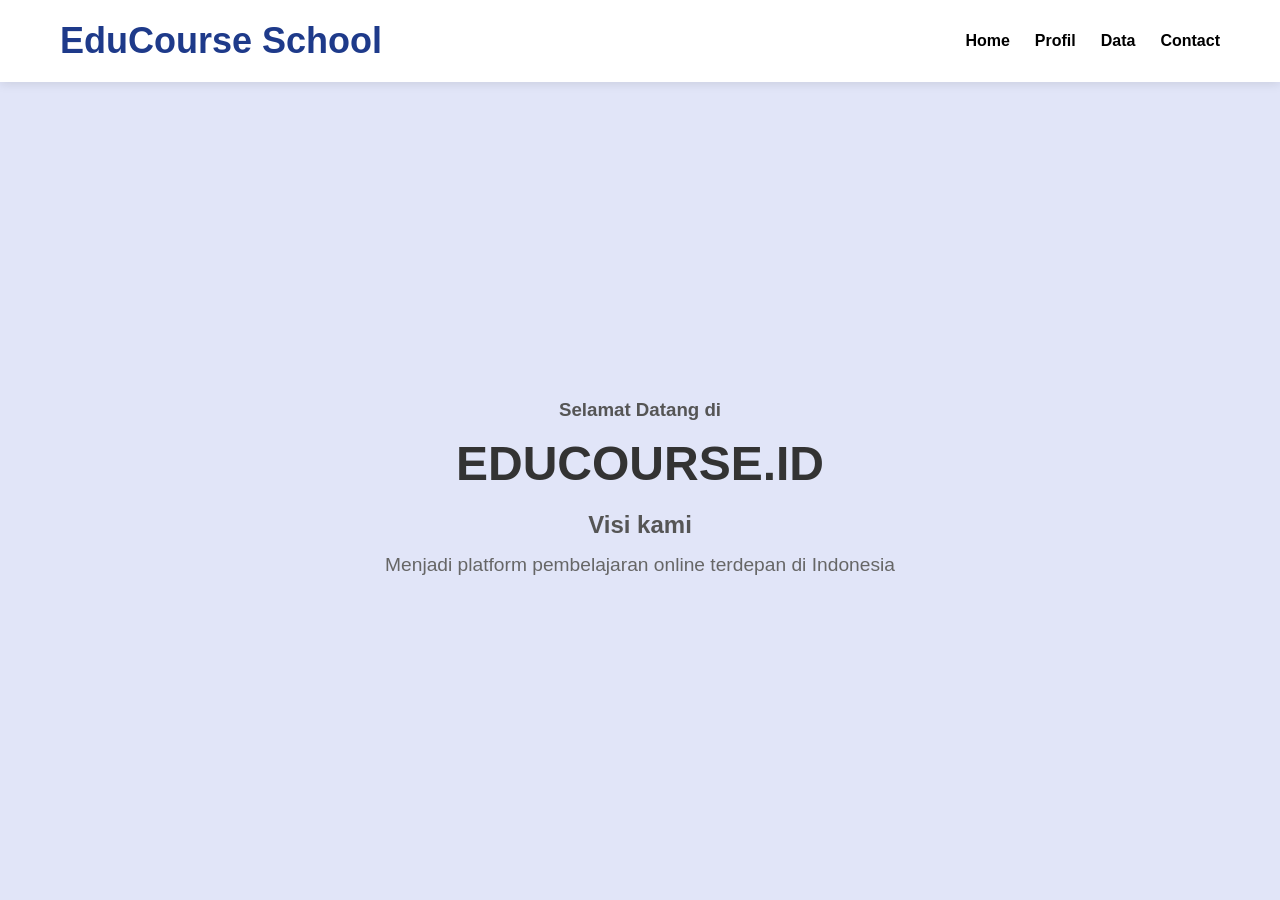
<file: index.html>
<!DOCTYPE html>
<html lang="en">
<head>
    <meta charset="UTF-8">
    <meta name="viewport" content="width=device-width, initial-scale=1.0">
    <title>Educourse</title>
    <link rel="stylesheet" href="style.css">
</head>
<body>
<header>
    <nav>
        <div class="logo">
            <h2>EduCourse School</h2>
        </div>

        <div class="nav-link">
            <a href="index.html">Home</a>

            <div class="dropdown">
                <a href="#" class="dropdown-btn">Profil</a>

                <div class="dropdown-content">
                    <a href="profil.html">Vision & Mission</a>
                </div>
            </div>

            <div class="dropdown">
                <a href="#" class="dropdown-btn">Data</a>

                <div class="dropdown-content">
                    <a href="fasilitas.html">School Facilities</a>
                    <a href="guru.html">Teachers</a>
                </div>
            </div>

            <a href="contact.html">Contact</a>
        </div>
    </nav>
</header>
    <section class="hero" id="home">
        <h3>Selamat Datang di</h3>
        <h1>EDUCOURSE.ID</h1>
        <h2><strong>Visi kami</strong></h2>
        <p>Menjadi platform pembelajaran online terdepan di Indonesia</p>
    </section>
</body>
</html>
</file>
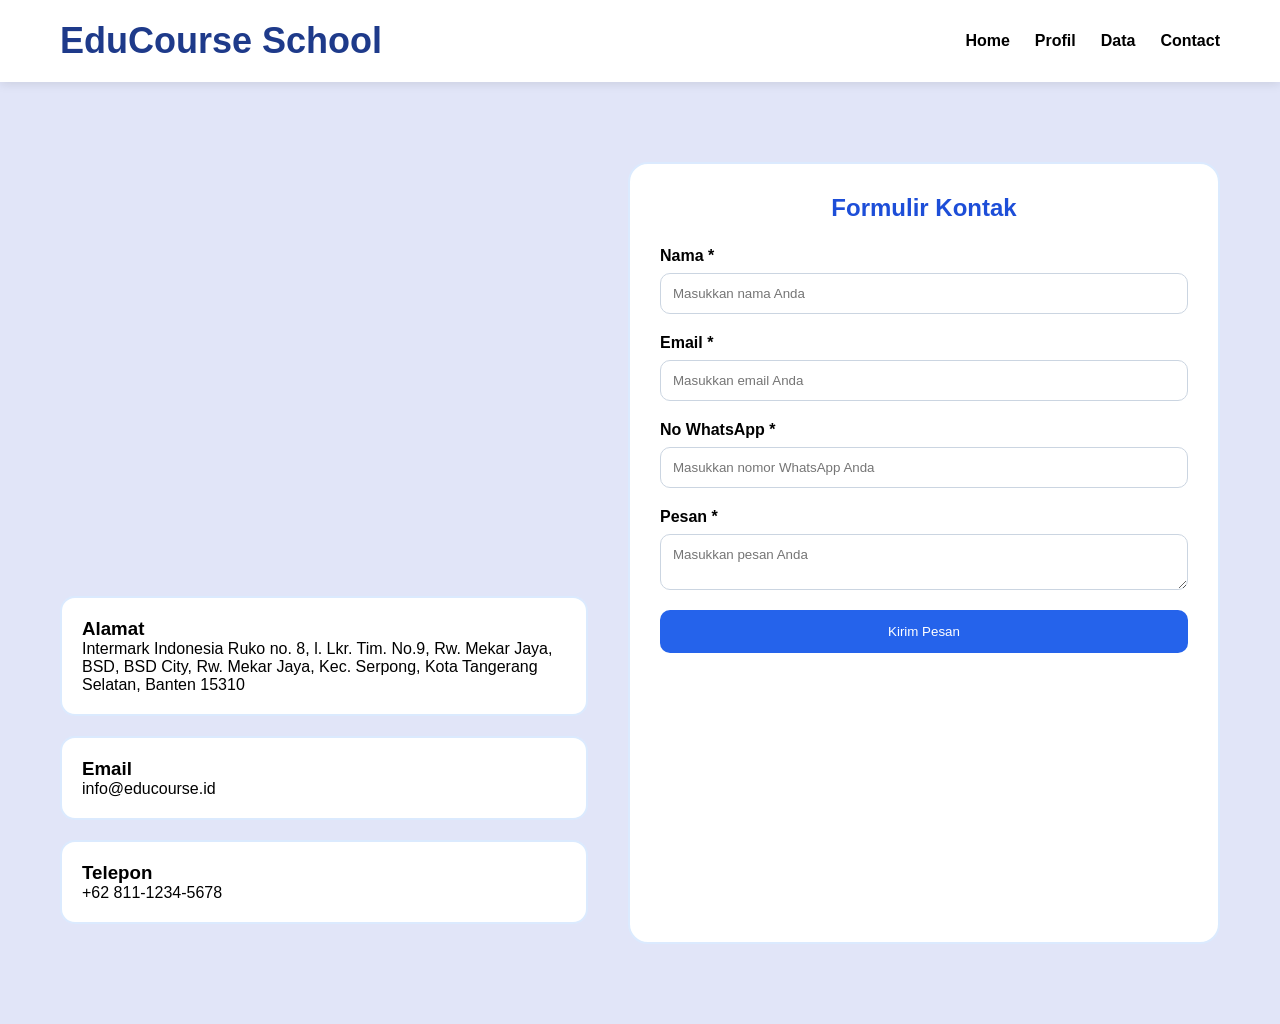
<file: kontak.html>
<!DOCTYPE html>
<html lang="en">
<head>
    <meta charset="UTF-8">
    <meta name="viewport" content="width=device-width, initial-scale=1.0">
    <title>Educourse</title>
    <link rel="stylesheet" href="style.css">
</head>
<body>
   <header>
        <nav>
            <div class="logo">
                <h2>EduCourse School</h2>
            </div>

            <div class="nav-link">
                <a href="index.html">Home</a>

                <div class="dropdown">
                    <a href="#" class="dropdown-btn">Profil</a>

                    <div class="dropdown-content">
                        <a href="profil.html">Vision & Mission</a>
                    </div>
                </div>

                <div class="dropdown">
                    <a href="#" class="dropdown-btn">Data</a>

                    <div class="dropdown-content">
                        <a href="fasilitas.html">School Facilities</a>
                        <a href="guru.html">Teachers</a>
                    </div>
                </div>

                <a href="contact.html">Contact</a>
            </div>
        </nav>
    </header>

    <section class="contact">
        <div class="contact-info">
            <iframe src="https://www.google.com/maps/embed?pb=!1m18!1m12!1m3!1d15862.580827987795!2d106.6712915897369!3d-6.310254569757316!2m3!1f0!2f0!3f0!3m2!1i1024!2i768!4f13.1!3m3!1m2!1s0x2e69e55e09af6f51%3A0x15d32286238d7a9c!2sEducourse.id%20(%40ngopipintarcafe%20%26%20eduspace)!5e0!3m2!1sid!2sid!4v1779682233413!5m2!1sid!2sid" width="600" height="450" style="border:0;" allowfullscreen="" loading="lazy" referrerpolicy="no-referrer-when-downgrade"></iframe>
        
            <div class="info-box">
                <h3>Alamat</h3>
                <p>Intermark Indonesia Ruko no. 8, l. Lkr. Tim. No.9, Rw. Mekar Jaya, BSD, BSD City, Rw. Mekar Jaya, Kec. Serpong, Kota Tangerang Selatan, Banten 15310</p>
            </div>
            <div class="info-box">
                <h3>Email</h3>
                <p>info@educourse.id</p>
            </div>
            <div class="info-box">
                <h3>Telepon</h3>
                <p>+62 811-1234-5678</p>
            </div>
        </div>
        <div class="contact-form">
            <h2>Formulir Kontak</h2>
            <form>
                <label>Nama *</label>
                <input type="text" placeholder="Masukkan nama Anda" required>
                <label>Email *</label>
                <input type="email" placeholder="Masukkan email Anda" required>
                <label>No WhatsApp *</label>
                <input type="text" placeholder="Masukkan nomor WhatsApp Anda" required>
                <label>Pesan *</label>
                <textarea placeholder="Masukkan pesan Anda" required></textarea>
                <button type="submit">Kirim Pesan</button>
            </form>
        </div>
    </section>
</body>
</html>
</file>
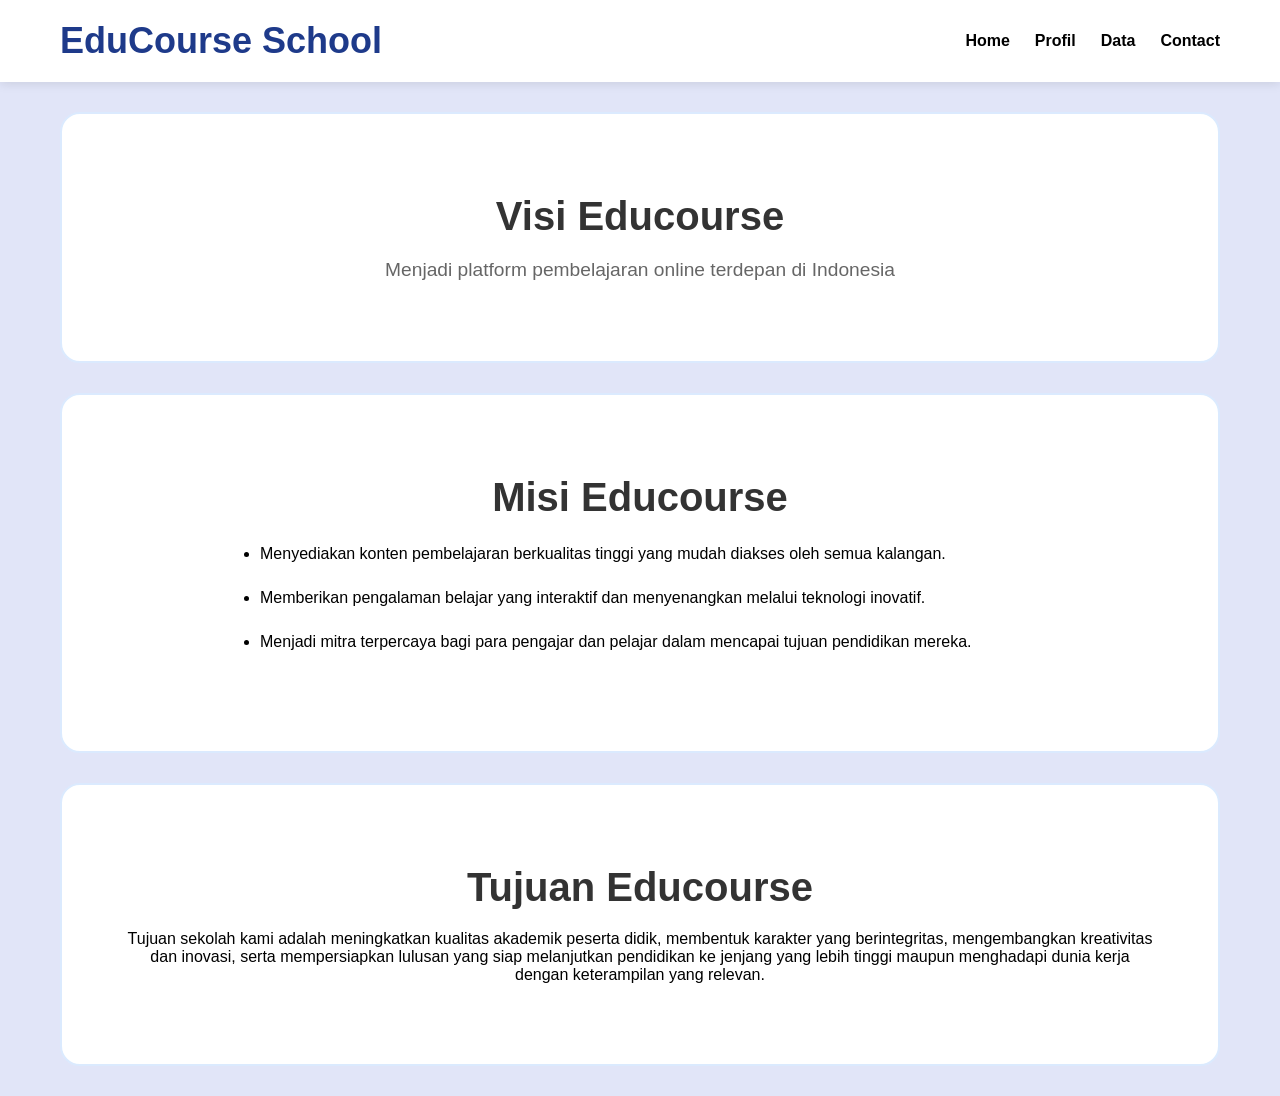
<file: profil.html>
<!DOCTYPE html>
<html lang="en">
<head>
    <meta charset="UTF-8">
    <meta name="viewport" content="width=device-width, initial-scale=1.0">
    <title>Educourse</title>
    <link rel="stylesheet" href="style.css">
</head>
<body>
    <header>
        <nav>
            <div class="logo">
                <h2>EduCourse School</h2>
            </div>

            <div class="nav-link">
                <a href="index.html">Home</a>

                <div class="dropdown">
                    <a href="#" class="dropdown-btn">Profil</a>

                    <div class="dropdown-content">
                        <a href="profil.html">Vision & Mission</a>
                    </div>
                </div>

                <div class="dropdown">
                    <a href="#" class="dropdown-btn">Data</a>

                    <div class="dropdown-content">
                        <a href="fasilitas.html">School Facilities</a>
                        <a href="guru.html">Teachers</a>
                    </div>
                </div>

                <a href="contact.html">Contact</a>
            </div>
        </nav>
    </header>
    
    <section class="visi">
        <h2>Visi Educourse</h2>
        <p>Menjadi platform pembelajaran online terdepan di Indonesia</p>
    </section>
    
    <section class="misi">
        <h2>Misi Educourse</h2>
        <ul>
            <li>Menyediakan konten pembelajaran berkualitas tinggi yang mudah diakses oleh semua kalangan.</li>
            <li>Memberikan pengalaman belajar yang interaktif dan menyenangkan melalui teknologi inovatif.</li>
            <li>Menjadi mitra terpercaya bagi para pengajar dan pelajar dalam mencapai tujuan pendidikan mereka.</li>
        </ul>
    </section>

    <section class="tujuan">
        <h2>Tujuan Educourse</h2>
        <p>
            Tujuan sekolah kami adalah meningkatkan kualitas akademik peserta didik, 
            membentuk karakter yang berintegritas, mengembangkan kreativitas dan inovasi, 
            serta mempersiapkan lulusan yang siap melanjutkan pendidikan ke jenjang yang 
            lebih tinggi maupun menghadapi dunia kerja dengan keterampilan yang relevan.
        </p>
    </section>
</body>
</html>
</file>
<file: style.css>
*{
    margin: 0;
    padding: 0;
    box-sizing: border-box;
    font-family: Arial, Helvetica, sans-serif;
}
body{
    background: rgb(225, 229, 248);
}
/* =========================
   HEADER
========================= */
header{
    background: white;
    padding: 20px 60px;
    box-shadow: 0 2px 10px rgba(0,0,0,0.1);
    position: sticky;
    top: 0;
    z-index: 1000;
}

nav{
    display: flex;
    justify-content: space-between;
    align-items: center;
}

/* =========================
   LOGO
========================= */
.logo{
    font-size: 24px;
    font-weight: bold;
    color: #1e3a8a;
}

/* =========================
   NAVIGATION
========================= */
.nav-link{
    display: flex;
    align-items: center;
    gap: 25px;
}

.nav-link a{
    text-decoration: none;
    color: black;
    font-weight: bold;
    transition: 0.3s;
}

.nav-link a:hover{
    color: #4f7cff;
}

/* =========================
   DROPDOWN
========================= */
.dropdown{
    position: relative;
    display: flex;
    align-items: center;
}

.dropdown > a{
    text-decoration: none;
    color: black;
    font-weight: bold;
    transition: 0.3s;
}

.dropdown > a:hover{
    color: #4f7cff;
}

.dropdown-content{
    position: absolute;
    top: 100%;
    left: 0;
    min-width: 220px;
    background: white;
    border-radius: 12px;
    box-shadow: 0 10px 25px rgba(0,0,0,0.12);

    opacity: 0;
    visibility: hidden;
    transform: translateY(10px);

    transition: all 0.3s ease;
    z-index: 1000;
}

.dropdown-content a{
    display: block;
    padding: 12px 18px;
    margin: 0;
    color: #333;
    font-weight: 500;
    text-decoration: none;
}

.dropdown-content a:hover{
    background: #f5f8ff;
    color: #4f7cff;
}

/* Tampilkan dropdown saat hover */
.dropdown:hover .dropdown-content{
    opacity: 1;
    visibility: visible;
    transform: translateY(0);
}

/* =========================
   RESPONSIVE
========================= */
@media (max-width: 768px){

    header{
        padding: 20px;
    }

    nav{
        flex-direction: column;
        gap: 15px;
    }

    .nav-link{
        flex-wrap: wrap;
        justify-content: center;
        gap: 15px;
    }

    .dropdown-content{
        left: 50%;
        transform: translateX(-50%);
    }

    .dropdown:hover .dropdown-content{
        transform: translateX(-50%);
    }
}
.hero{
    min-height: 90vh;
    display: flex;
    flex-direction: column;
    justify-content: center;
    align-items: center;
    text-align: center;
    padding: 20px;
}
.hero h1{
    font-size: 3em;
    margin-bottom: 20px;
    color: #333;
}
.hero h2{
    margin-bottom: 15px;
    color: #555;
}
.hero h3{
    margin-bottom: 15px;
    color: #555;
}
.hero p{
    font-size: 1.2em;
    color: #666;
    max-width: 600px;
}
.visi{
    padding: 80px 60px;
    background: white;
    text-align: center;
    border: 2px solid #dbeafe;
    border-radius: 20px;
    margin: 30px 60px;
    transition: 0.3s;
}
.visi:hover{
    transform: scale(1.02);
    box-shadow: 0 10px 25px rgba(0, 0, 0, 0.1);
}
.visi h2{
    font-size: 2.5em;
    margin-bottom: 20px;
    color: #333;
}
.visi p{
    font-size: 1.2em;
    color: #666;
    max-width: 600px;
    margin: auto;
}
.misi{
    padding: 80px 60px;
    background: white;
    text-align: center;
    border: 2px solid #dbeafe;
    border-radius: 20px;
    margin: 30px 60px;
    transition: 0.3s;
}
.misi:hover{
    transform: scale(1.02);
    box-shadow: 0 10px 25px rgba(0, 0, 0, 0.1);
}
.misi h2{
    font-size: 2.5em;
    margin-bottom: 20px;
    color: #333;
}
.misi ul{
    max-width: 800px;
    margin: auto;
    padding-left: 20px;
    text-align: left;
}
.misi li{
    margin-bottom: 15px;
    line-height: 1.8;
}
.tujuan{
    padding: 80px 60px;
    background: white;
    text-align: center;
    border: 2px solid #dbeafe;
    border-radius: 20px;
    margin: 30px 60px;
    transition: 0.3s;  
}
.tujuan:hover{
    transform: scale(1.02);
    box-shadow: 0 10px 25px rgba(0, 0, 0, 0.1);
}
.tujuan h2{
    font-size: 2.5em;
    margin-bottom: 20px;
    color: #333;
}
tujuan p{
    max-width: 800px;
    margin: auto;
    font-size: 1.2em;
    color: #666;
    line-height: 1.6;
    text-align: justify;
}
.contact-hero{
    min-height: 40vh;
    background: linear-gradient(to right, #dbeafe, #eff6ff);
    display: flex;
    flex-direction: column;
    justify-content: center;
    align-items: center;
    text-align: center;
    padding: 20px;
}

.contact-hero h1{
    font-size: 3rem;
    color: #1d4ed8;
    margin-bottom: 15px;
}

.contact-hero p{
    color: #4b5563;
    font-size: 1.1rem;
}

.contact{
    padding: 80px 60px;
    display: flex;
    gap: 40px;
}

.contact-info{
    flex: 1;
}

.contact-info iframe{
    width: 100%;
    height: 400px;
    border: none;
    border-radius: 20px;
    margin-bottom: 30px;
}

.info-box{
    background: white;
    padding: 20px;
    border: 2px solid #dbeafe;
    border-radius: 15px;
    margin-bottom: 20px;
    transition: 0.3s;
}

.info-box:hover{
    transform: scale(1.02);
}

.contact-form{
    flex: 1;
    background: white;
    padding: 30px;
    border: 2px solid #dbeafe;
    border-radius: 20px;
}

.contact-form h2{
    text-align: center;
    color: #1d4ed8;
    margin-bottom: 25px;
}

.contact-form form{
    display: flex;
    flex-direction: column;
}

.contact-form label{
    margin-bottom: 8px;
    font-weight: bold;
}

.contact-form input,
.contact-form textarea{
    padding: 12px;
    margin-bottom: 20px;
    border: 1px solid #cbd5e1;
    border-radius: 10px;
}

.contact-form button{
    background: #2563eb;
    color: white;
    border: none;
    padding: 14px;
    border-radius: 10px;
    cursor: pointer;
}
/* =========================
        HERO
========================= */
.facilities-hero{
    height: 60vh;
    display: flex;
    justify-content: center;
    align-items: center;
    text-align: center;
    background: linear-gradient(
        rgba(30,58,138,0.7),
        rgba(30,58,138,0.7)
    ),
    url("https://images.unsplash.com/photo-1509062522246-3755977927d7?q=80&w=1600");
    background-size: cover;
    background-position: center;
    color: white;
}

.facilities-hero h1{
    font-size: 4rem;
    margin-bottom: 15px;
}

.facilities-hero p{
    font-size: 1.2rem;
    max-width: 700px;
    margin: auto;
}

/* =========================
       STATS
========================= */
.stats{
    padding: 80px 60px;
    background: #f8faff;
}

.stats-grid{
    display: grid;
    grid-template-columns: repeat(auto-fit,minmax(220px,1fr));
    gap: 25px;
}

.stat-card{
    background: white;
    padding: 35px;
    border-radius: 15px;
    text-align: center;
    box-shadow: 0 5px 15px rgba(0,0,0,0.08);
    transition: .3s;
}

.stat-card:hover{
    transform: translateY(-10px);
}

.stat-card h2{
    color: #1e3a8a;
    font-size: 2.5rem;
}

/* =========================
    FACILITIES
========================= */
.facilities{
    padding: 100px 60px;
}

.section-title{
    text-align: center;
    margin-bottom: 60px;
}

.section-title h2{
    font-size: 2.5rem;
    color: #1e3a8a;
    margin-bottom: 15px;
}

.facility-grid{
    display: grid;
    grid-template-columns: repeat(auto-fit,minmax(320px,1fr));
    gap: 30px;
}

.facility-card{
    background: white;
    border-radius: 20px;
    overflow: hidden;
    box-shadow: 0 10px 20px rgba(0,0,0,0.08);
    transition: .4s;
}

.facility-card:hover{
    transform: translateY(-10px);
}

.facility-card img{
    width: 100%;
    height: 220px;
    object-fit: cover;
    transition: .4s;
}

.facility-card:hover img{
    transform: scale(1.08);
}

.facility-content{
    padding: 25px;
}

.facility-content h3{
    color: #1e3a8a;
    margin-bottom: 10px;
}

.facility-content p{
    color: #666;
    line-height: 1.7;
}

/* =========================
    LEARNING ENVIRONMENT
========================= */
.learning{
    padding: 100px 60px;
    background: #f8faff;
}

.learning-grid{
    display: grid;
    grid-template-columns: repeat(auto-fit,minmax(350px,1fr));
    gap: 30px;
}

.learning-card{
    background: white;
    padding: 35px;
    border-radius: 15px;
    box-shadow: 0 5px 15px rgba(0,0,0,0.08);
}

.learning-card h3{
    color: #1e3a8a;
    margin-bottom: 15px;
}

/* =========================
   GALLERY
========================= */
.gallery{
    padding: 100px 60px;
}

.gallery-grid{
    display: grid;
    grid-template-columns: repeat(auto-fit,minmax(250px,1fr));
    gap: 20px;
}

.gallery-grid img{
    width: 100%;
    height: 250px;
    object-fit: cover;
    border-radius: 15px;
    transition: .4s;
}

.gallery-grid img:hover{
    transform: scale(1.05);
}

/* =========================
   CTA
========================= */
.cta{
    background: #1e3a8a;
    color: white;
    text-align: center;
    padding: 100px 30px;
}

.cta h2{
    font-size: 2.5rem;
    margin-bottom: 15px;
}

.cta p{
    max-width: 700px;
    margin: auto;
    margin-bottom: 30px;
}

.cta a{
    text-decoration: none;
    color: #1e3a8a;
    background: white;
    padding: 14px 30px;
    border-radius: 50px;
    font-weight: bold;
}

/* =========================
   FOOTER
========================= */
footer{
    background: #111827;
    color: white;
    text-align: center;
    padding: 25px;
}

@media(max-width:768px){

    .facilities-hero h1{
        font-size: 2.5rem;
    }

    .stats,
    .facilities,
    .learning,
    .gallery{
        padding: 60px 20px;
    }
}
</file>
